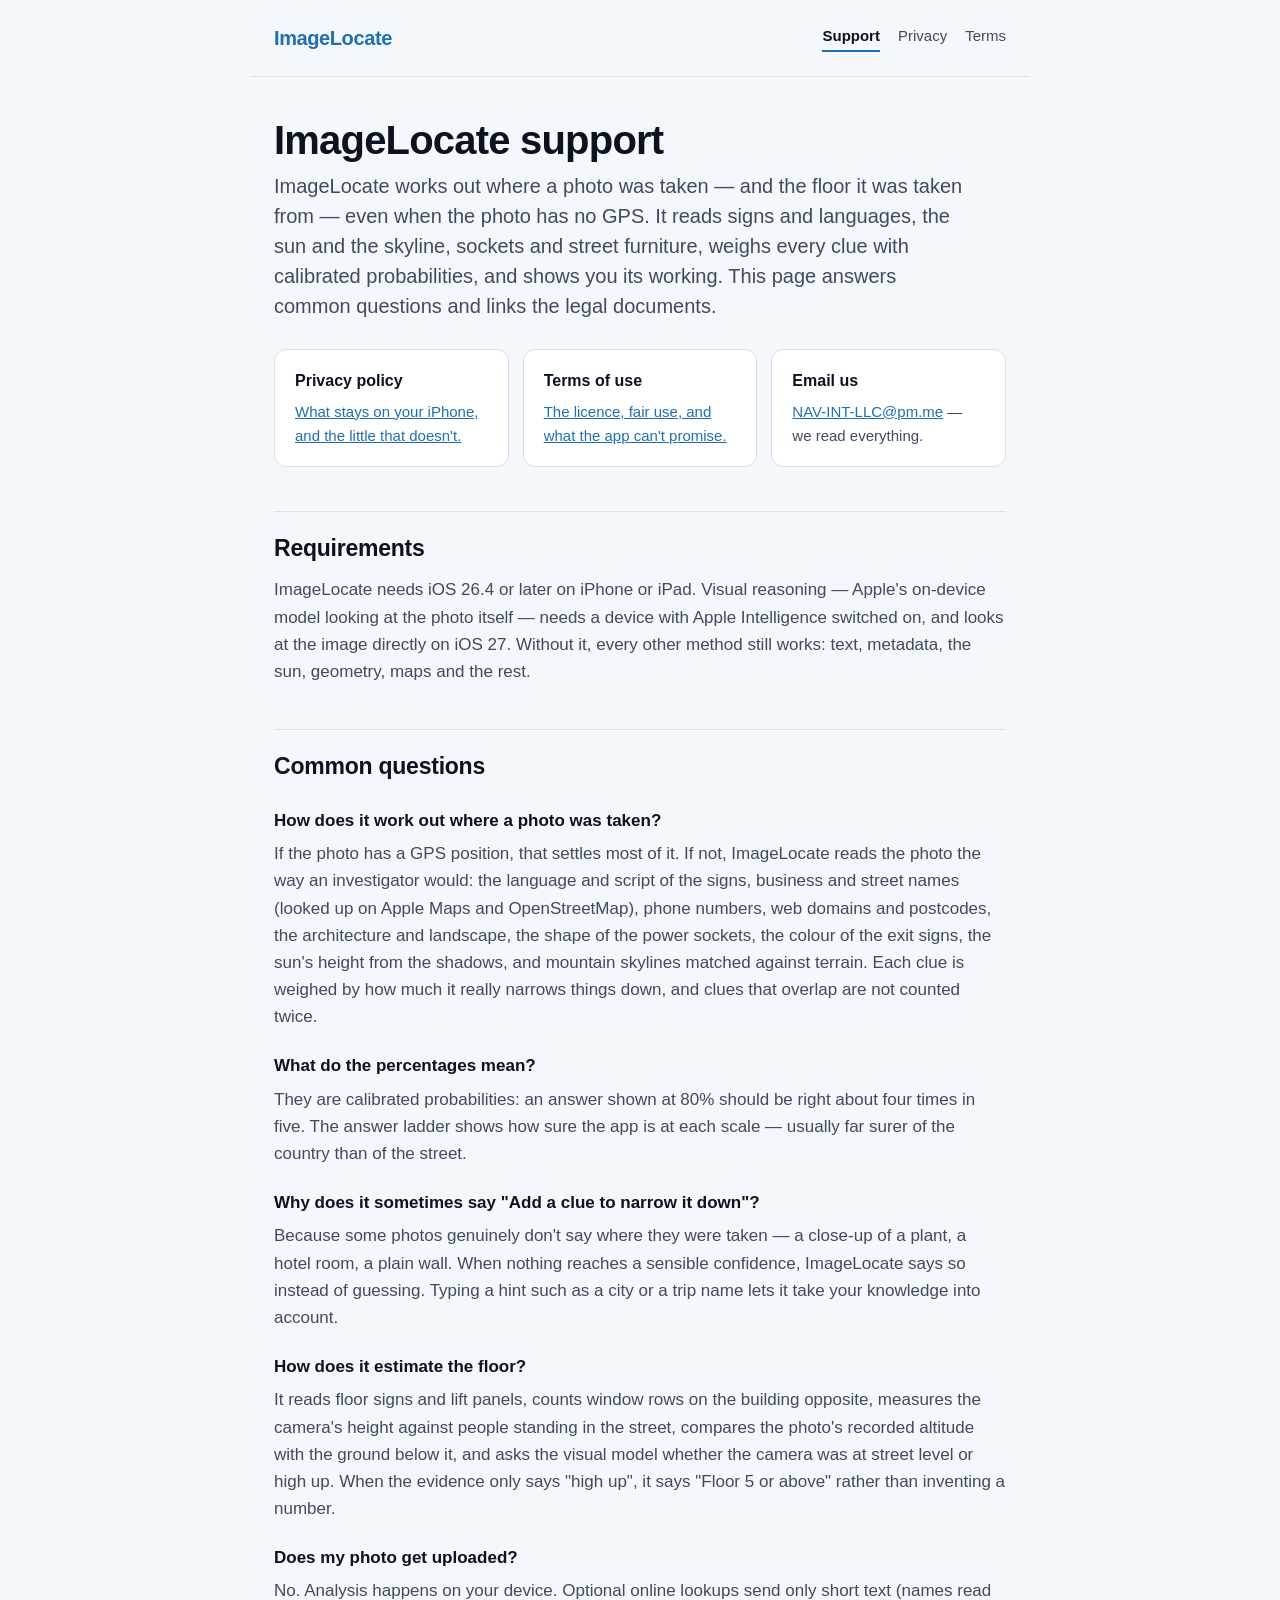
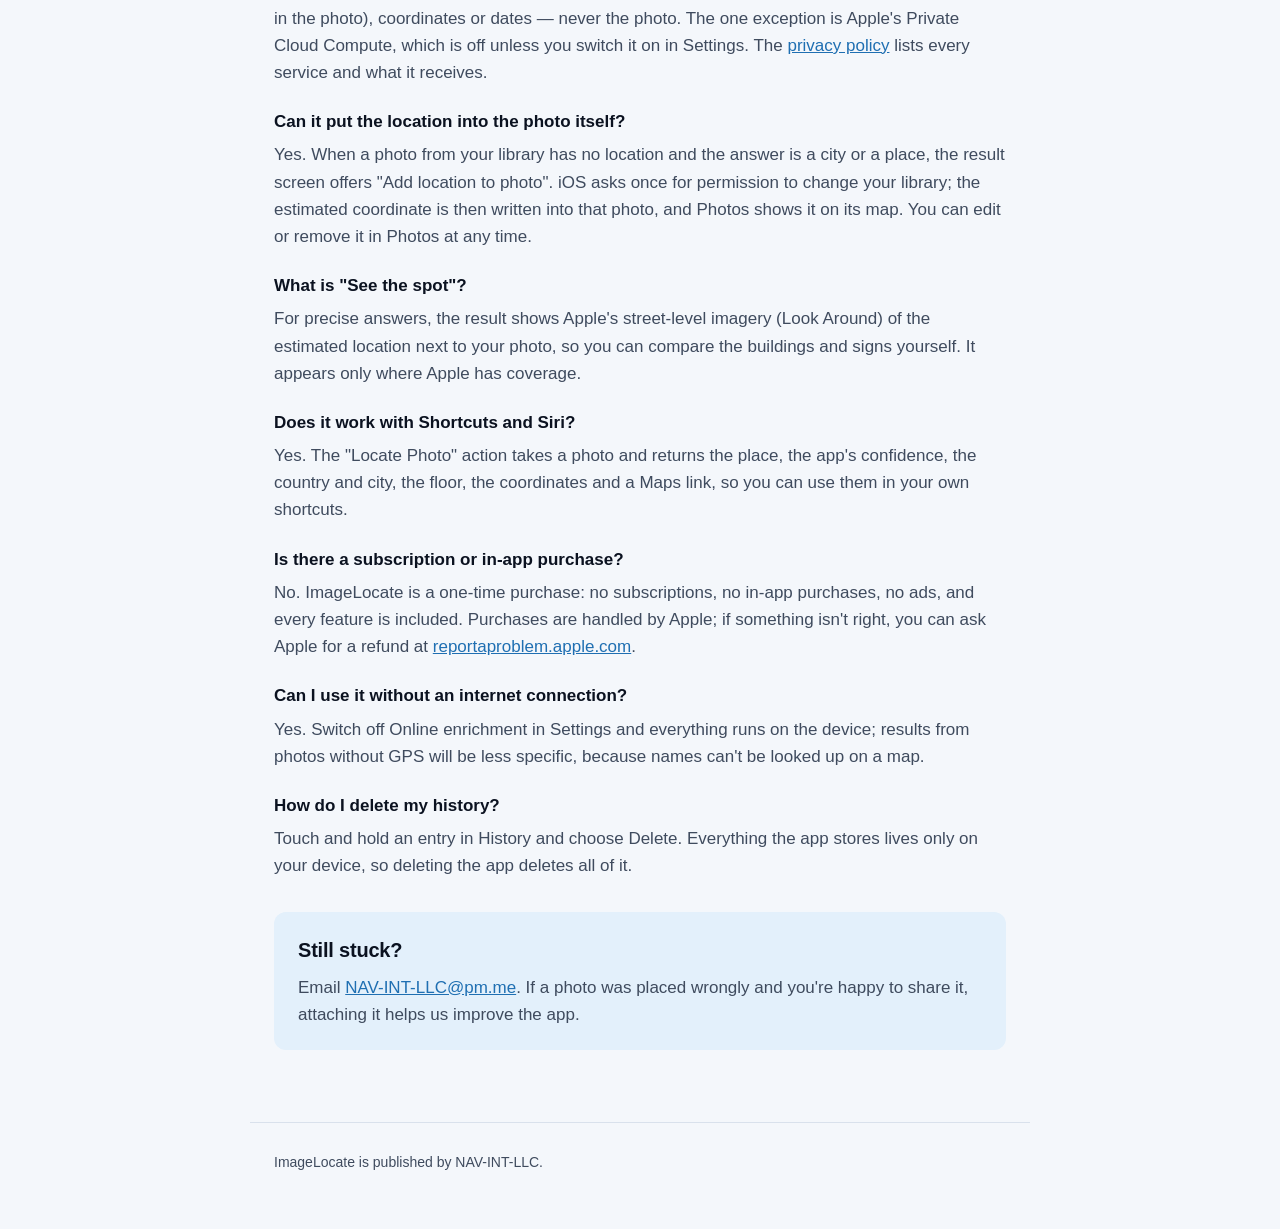
<file: index.html>
<!doctype html>
<html lang="en">
<head>
<meta charset="utf-8">
<meta name="viewport" content="width=device-width, initial-scale=1">
<title>ImageLocate — Support</title>
<meta name="description" content="Support, privacy policy, and terms of use for ImageLocate, which works out where a photo was taken — and from which floor.">
<link rel="stylesheet" href="assets/imagelocate.css">
<link rel="icon" href="data:image/svg+xml,<svg xmlns='http://www.w3.org/2000/svg' viewBox='0 0 100 100'><text y='.9em' font-size='90'>&#128205;</text></svg>">
</head>
<body>
<header class="site">
  <a class="wordmark" href="index.html">ImageLocate</a>
  <nav>
    <a href="index.html" aria-current="page">Support</a>
    <a href="privacy.html">Privacy</a>
    <a href="terms.html">Terms</a>
  </nav>
</header>

<main class="doc">
  <h1>ImageLocate support</h1>
  <p class="lede">ImageLocate works out where a photo was taken — and the floor it was taken from — even when the photo has no GPS. It reads signs and languages, the sun and the skyline, sockets and street furniture, weighs every clue with calibrated probabilities, and shows you its working. This page answers common questions and links the legal documents.</p>

  <ul class="cards">
    <li>
      <h3>Privacy policy</h3>
      <p><a href="privacy.html">What stays on your iPhone, and the little that doesn't.</a></p>
    </li>
    <li>
      <h3>Terms of use</h3>
      <p><a href="terms.html">The licence, fair use, and what the app can't promise.</a></p>
    </li>
    <li>
      <h3>Email us</h3>
      <p><a href="mailto:NAV-INT-LLC@pm.me">NAV-INT-LLC@pm.me</a> — we read everything.</p>
    </li>
  </ul>

  <h2 id="requirements">Requirements</h2>
  <p>ImageLocate needs iOS 26.4 or later on iPhone or iPad. Visual reasoning — Apple's on-device model looking at the photo itself — needs a device with Apple Intelligence switched on, and looks at the image directly on iOS 27. Without it, every other method still works: text, metadata, the sun, geometry, maps and the rest.</p>

  <h2 id="faq">Common questions</h2>
  <dl class="faq">
    <dt>How does it work out where a photo was taken?</dt>
    <dd>If the photo has a GPS position, that settles most of it. If not, ImageLocate reads the photo the way an investigator would: the language and script of the signs, business and street names (looked up on Apple Maps and OpenStreetMap), phone numbers, web domains and postcodes, the architecture and landscape, the shape of the power sockets, the colour of the exit signs, the sun's height from the shadows, and mountain skylines matched against terrain. Each clue is weighed by how much it really narrows things down, and clues that overlap are not counted twice.</dd>

    <dt>What do the percentages mean?</dt>
    <dd>They are calibrated probabilities: an answer shown at 80% should be right about four times in five. The answer ladder shows how sure the app is at each scale — usually far surer of the country than of the street.</dd>

    <dt>Why does it sometimes say "Add a clue to narrow it down"?</dt>
    <dd>Because some photos genuinely don't say where they were taken — a close-up of a plant, a hotel room, a plain wall. When nothing reaches a sensible confidence, ImageLocate says so instead of guessing. Typing a hint such as a city or a trip name lets it take your knowledge into account.</dd>

    <dt>How does it estimate the floor?</dt>
    <dd>It reads floor signs and lift panels, counts window rows on the building opposite, measures the camera's height against people standing in the street, compares the photo's recorded altitude with the ground below it, and asks the visual model whether the camera was at street level or high up. When the evidence only says "high up", it says "Floor 5 or above" rather than inventing a number.</dd>

    <dt>Does my photo get uploaded?</dt>
    <dd>No. Analysis happens on your device. Optional online lookups send only short text (names read in the photo), coordinates or dates — never the photo. The one exception is Apple's Private Cloud Compute, which is off unless you switch it on in Settings. The <a href="privacy.html">privacy policy</a> lists every service and what it receives.</dd>

    <dt>Can it put the location into the photo itself?</dt>
    <dd>Yes. When a photo from your library has no location and the answer is a city or a place, the result screen offers "Add location to photo". iOS asks once for permission to change your library; the estimated coordinate is then written into that photo, and Photos shows it on its map. You can edit or remove it in Photos at any time.</dd>

    <dt>What is "See the spot"?</dt>
    <dd>For precise answers, the result shows Apple's street-level imagery (Look Around) of the estimated location next to your photo, so you can compare the buildings and signs yourself. It appears only where Apple has coverage.</dd>

    <dt>Does it work with Shortcuts and Siri?</dt>
    <dd>Yes. The "Locate Photo" action takes a photo and returns the place, the app's confidence, the country and city, the floor, the coordinates and a Maps link, so you can use them in your own shortcuts.</dd>

    <dt>Is there a subscription or in-app purchase?</dt>
    <dd>No. ImageLocate is a one-time purchase: no subscriptions, no in-app purchases, no ads, and every feature is included. Purchases are handled by Apple; if something isn't right, you can ask Apple for a refund at <a href="https://reportaproblem.apple.com" rel="noopener">reportaproblem.apple.com</a>.</dd>

    <dt>Can I use it without an internet connection?</dt>
    <dd>Yes. Switch off Online enrichment in Settings and everything runs on the device; results from photos without GPS will be less specific, because names can't be looked up on a map.</dd>

    <dt>How do I delete my history?</dt>
    <dd>Touch and hold an entry in History and choose Delete. Everything the app stores lives only on your device, so deleting the app deletes all of it.</dd>
  </dl>

  <div class="contact">
    <h2>Still stuck?</h2>
    <p>Email <a href="mailto:NAV-INT-LLC@pm.me">NAV-INT-LLC@pm.me</a>. If a photo was placed wrongly and you're happy to share it, attaching it helps us improve the app.</p>
  </div>
</main>

<footer class="site">
  <p>ImageLocate is published by NAV-INT-LLC.</p>
</footer>
</body>
</html>
</file>
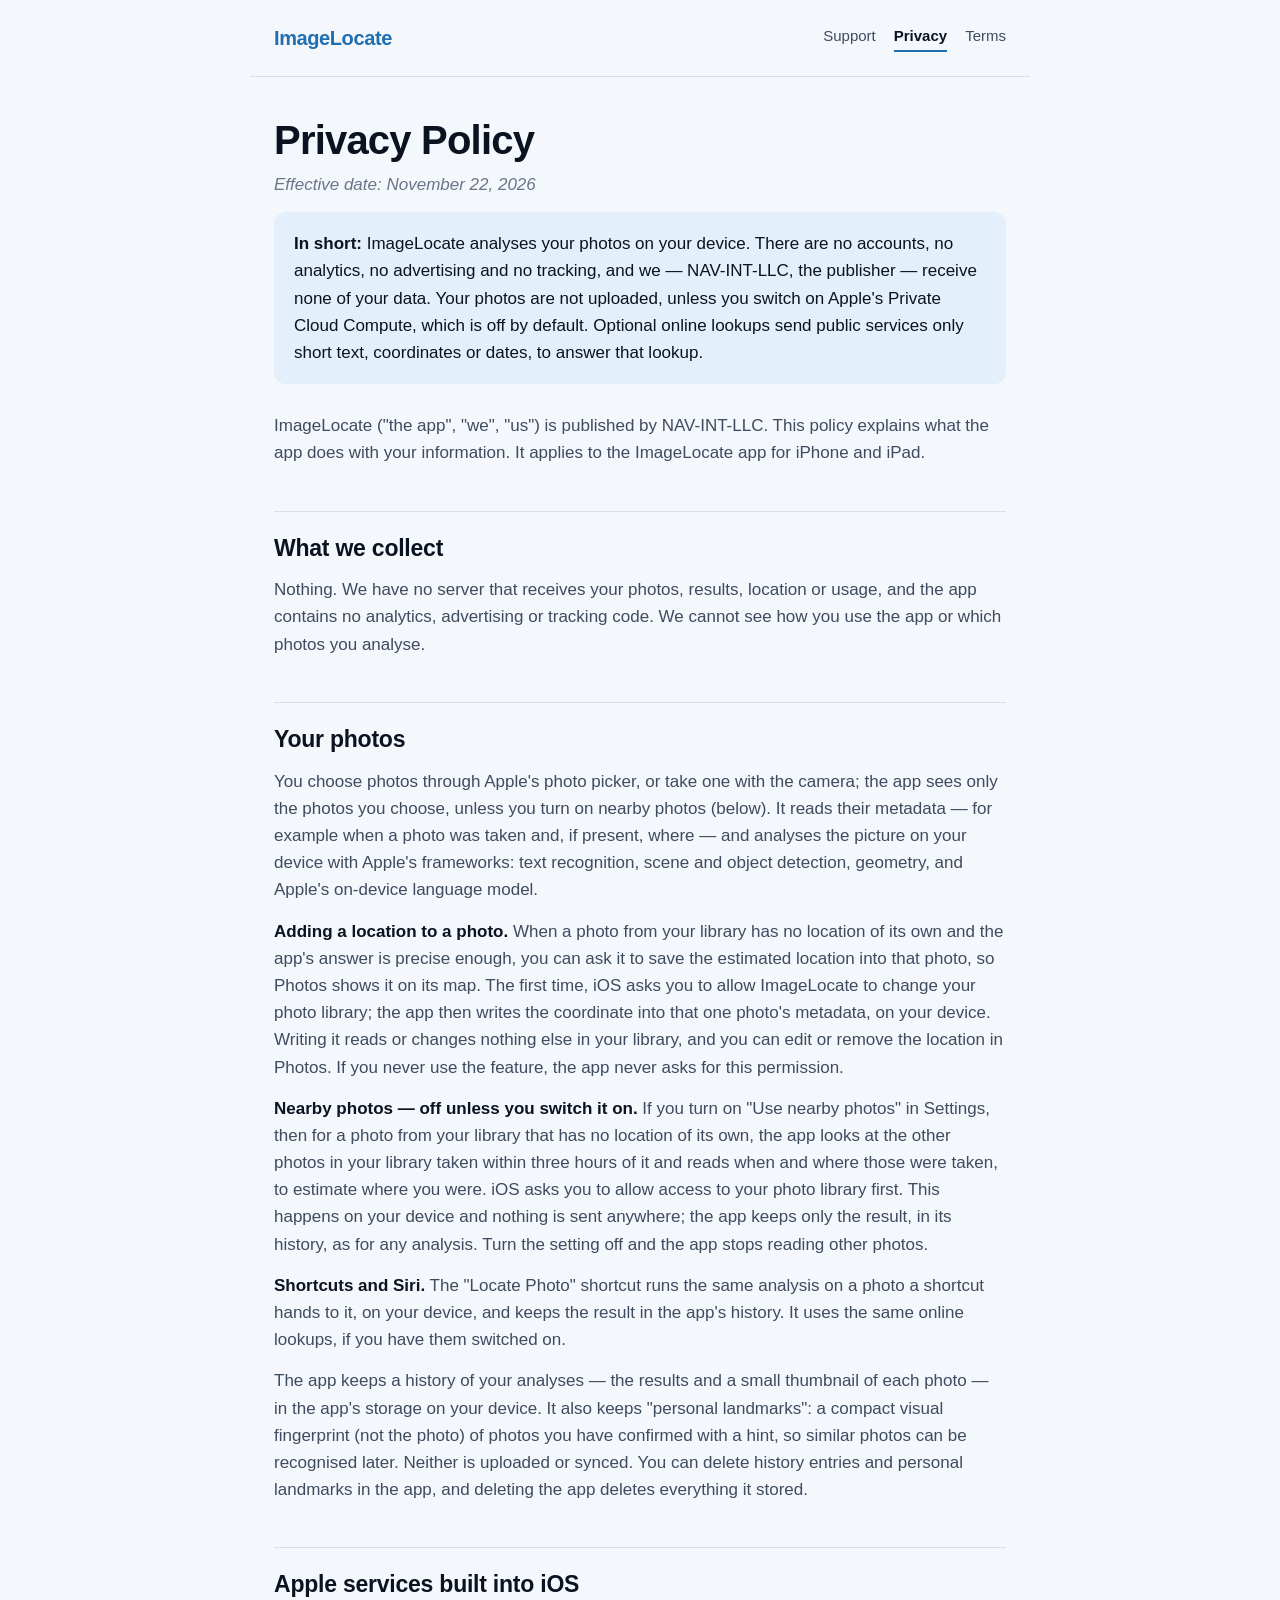
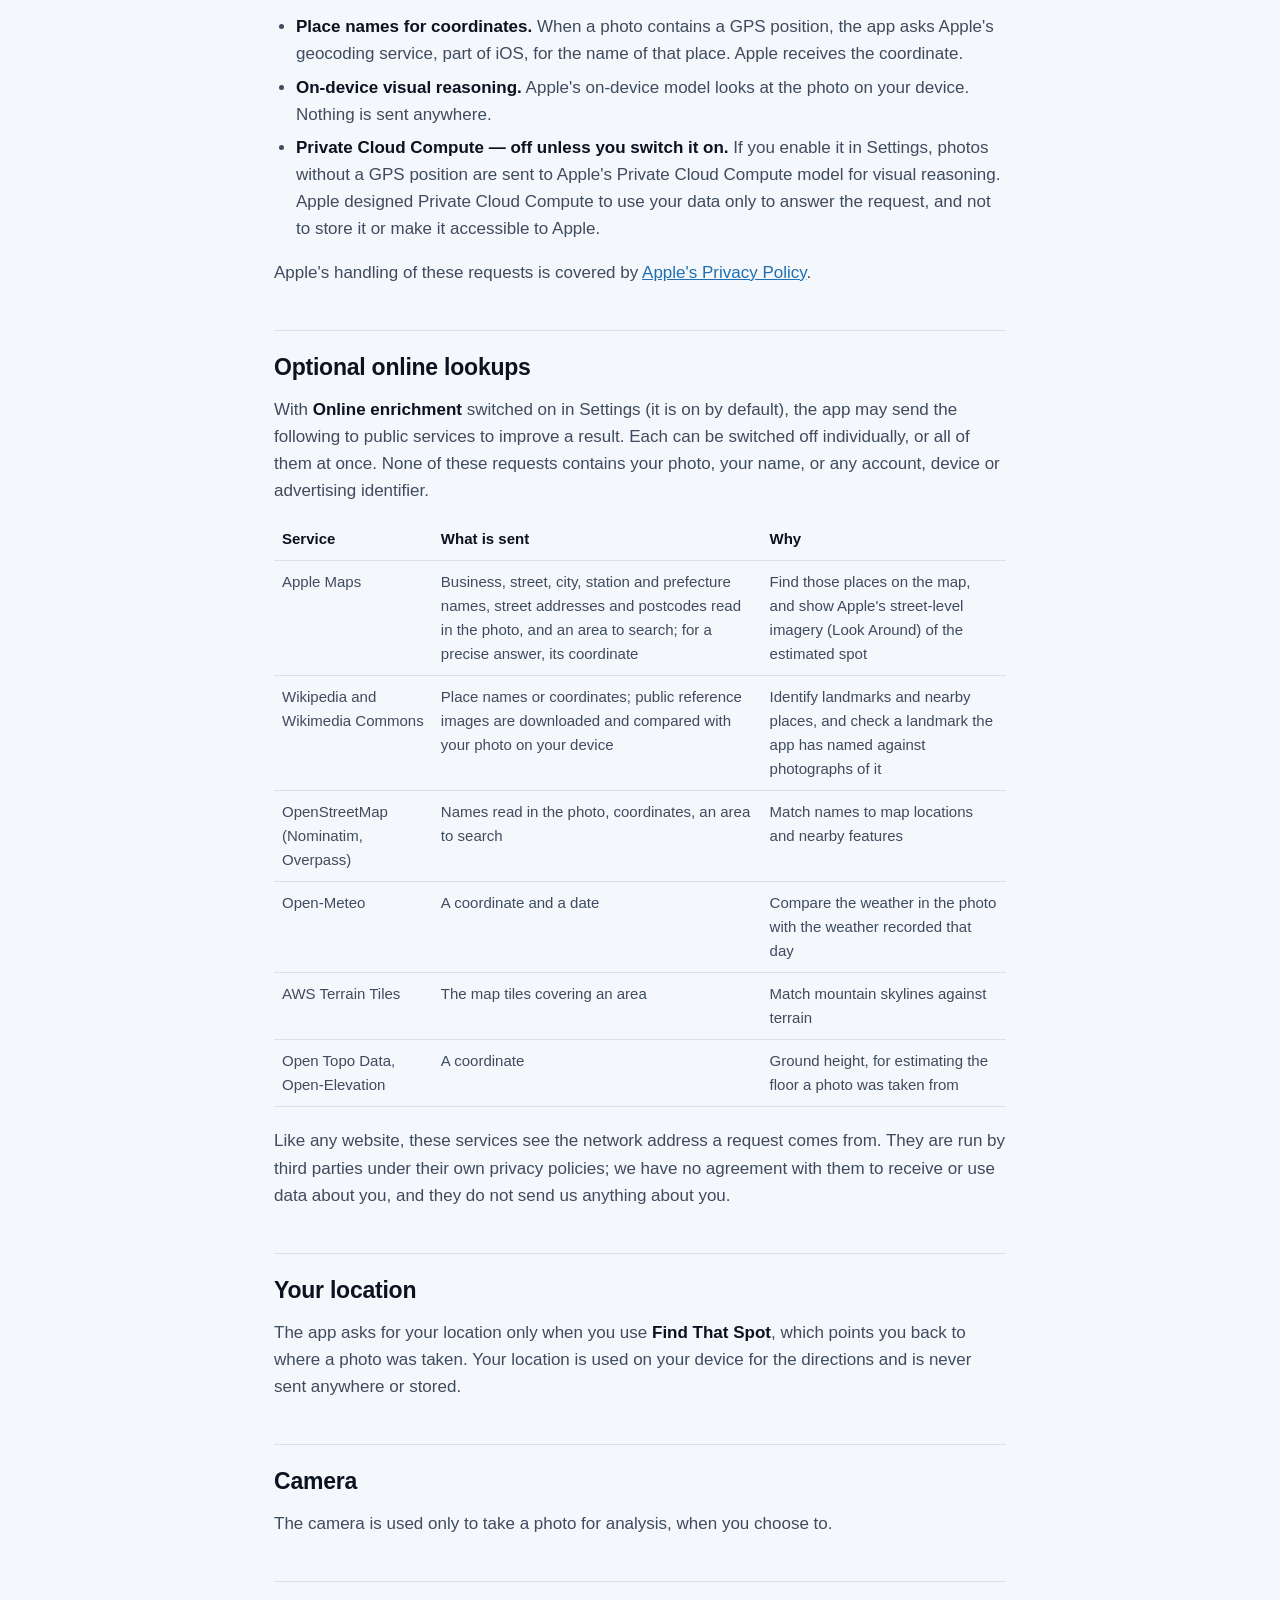
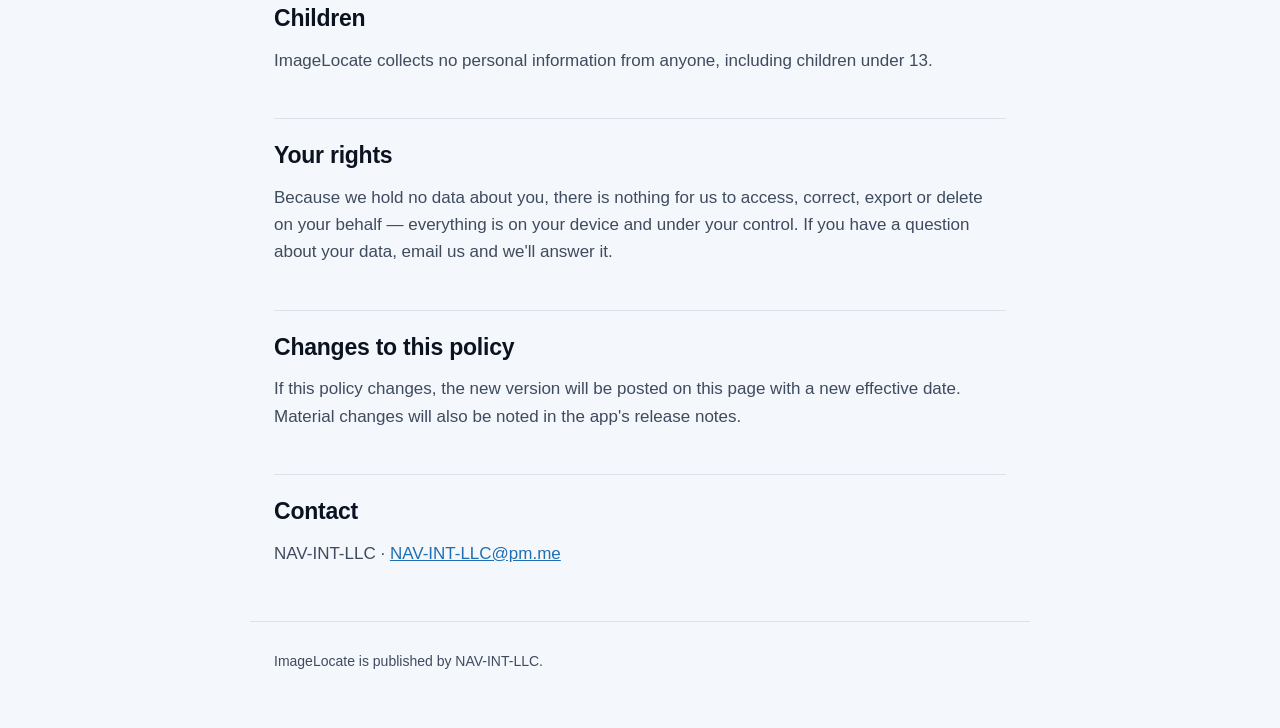
<file: privacy.html>
<!doctype html>
<html lang="en">
<head>
<meta charset="utf-8">
<meta name="viewport" content="width=device-width, initial-scale=1">
<title>ImageLocate — Privacy Policy</title>
<meta name="description" content="How ImageLocate handles your photos and data: analysis on your device, no accounts, no tracking.">
<link rel="stylesheet" href="assets/imagelocate.css">
<link rel="icon" href="data:image/svg+xml,<svg xmlns='http://www.w3.org/2000/svg' viewBox='0 0 100 100'><text y='.9em' font-size='90'>&#128205;</text></svg>">
</head>
<body>
<header class="site">
  <a class="wordmark" href="index.html">ImageLocate</a>
  <nav>
    <a href="index.html">Support</a>
    <a href="privacy.html" aria-current="page">Privacy</a>
    <a href="terms.html">Terms</a>
  </nav>
</header>

<main class="doc">
  <h1>Privacy Policy</h1>
  <p><em>Effective date: November 22, 2026</em></p>

  <p class="summary"><strong>In short:</strong> ImageLocate analyses your photos on your device. There are no accounts, no analytics, no advertising and no tracking, and we — NAV-INT-LLC, the publisher — receive none of your data. Your photos are not uploaded, unless you switch on Apple's Private Cloud Compute, which is off by default. Optional online lookups send public services only short text, coordinates or dates, to answer that lookup.</p>

  <p>ImageLocate ("the app", "we", "us") is published by NAV-INT-LLC. This policy explains what the app does with your information. It applies to the ImageLocate app for iPhone and iPad.</p>

  <h2>What we collect</h2>
  <p>Nothing. We have no server that receives your photos, results, location or usage, and the app contains no analytics, advertising or tracking code. We cannot see how you use the app or which photos you analyse.</p>

  <h2>Your photos</h2>
  <p>You choose photos through Apple's photo picker, or take one with the camera; the app sees only the photos you choose, unless you turn on nearby photos (below). It reads their metadata — for example when a photo was taken and, if present, where — and analyses the picture on your device with Apple's frameworks: text recognition, scene and object detection, geometry, and Apple's on-device language model.</p>
  <p><strong>Adding a location to a photo.</strong> When a photo from your library has no location of its own and the app's answer is precise enough, you can ask it to save the estimated location into that photo, so Photos shows it on its map. The first time, iOS asks you to allow ImageLocate to change your photo library; the app then writes the coordinate into that one photo's metadata, on your device. Writing it reads or changes nothing else in your library, and you can edit or remove the location in Photos. If you never use the feature, the app never asks for this permission.</p>
  <p><strong>Nearby photos — off unless you switch it on.</strong> If you turn on "Use nearby photos" in Settings, then for a photo from your library that has no location of its own, the app looks at the other photos in your library taken within three hours of it and reads when and where those were taken, to estimate where you were. iOS asks you to allow access to your photo library first. This happens on your device and nothing is sent anywhere; the app keeps only the result, in its history, as for any analysis. Turn the setting off and the app stops reading other photos.</p>
  <p><strong>Shortcuts and Siri.</strong> The "Locate Photo" shortcut runs the same analysis on a photo a shortcut hands to it, on your device, and keeps the result in the app's history. It uses the same online lookups, if you have them switched on.</p>
  <p>The app keeps a history of your analyses — the results and a small thumbnail of each photo — in the app's storage on your device. It also keeps "personal landmarks": a compact visual fingerprint (not the photo) of photos you have confirmed with a hint, so similar photos can be recognised later. Neither is uploaded or synced. You can delete history entries and personal landmarks in the app, and deleting the app deletes everything it stored.</p>

  <h2>Apple services built into iOS</h2>
  <ul>
    <li><strong>Place names for coordinates.</strong> When a photo contains a GPS position, the app asks Apple's geocoding service, part of iOS, for the name of that place. Apple receives the coordinate.</li>
    <li><strong>On-device visual reasoning.</strong> Apple's on-device model looks at the photo on your device. Nothing is sent anywhere.</li>
    <li><strong>Private Cloud Compute — off unless you switch it on.</strong> If you enable it in Settings, photos without a GPS position are sent to Apple's Private Cloud Compute model for visual reasoning. Apple designed Private Cloud Compute to use your data only to answer the request, and not to store it or make it accessible to Apple.</li>
  </ul>
  <p>Apple's handling of these requests is covered by <a href="https://www.apple.com/legal/privacy/" rel="noopener">Apple's Privacy Policy</a>.</p>

  <h2>Optional online lookups</h2>
  <p>With <strong>Online enrichment</strong> switched on in Settings (it is on by default), the app may send the following to public services to improve a result. Each can be switched off individually, or all of them at once. None of these requests contains your photo, your name, or any account, device or advertising identifier.</p>
  <table>
    <tr><th>Service</th><th>What is sent</th><th>Why</th></tr>
    <tr><td>Apple Maps</td><td>Business, street, city, station and prefecture names, street addresses and postcodes read in the photo, and an area to search; for a precise answer, its coordinate</td><td>Find those places on the map, and show Apple's street-level imagery (Look Around) of the estimated spot</td></tr>
    <tr><td>Wikipedia and Wikimedia Commons</td><td>Place names or coordinates; public reference images are downloaded and compared with your photo on your device</td><td>Identify landmarks and nearby places, and check a landmark the app has named against photographs of it</td></tr>
    <tr><td>OpenStreetMap (Nominatim, Overpass)</td><td>Names read in the photo, coordinates, an area to search</td><td>Match names to map locations and nearby features</td></tr>
    <tr><td>Open-Meteo</td><td>A coordinate and a date</td><td>Compare the weather in the photo with the weather recorded that day</td></tr>
    <tr><td>AWS Terrain Tiles</td><td>The map tiles covering an area</td><td>Match mountain skylines against terrain</td></tr>
    <tr><td>Open Topo Data, Open-Elevation</td><td>A coordinate</td><td>Ground height, for estimating the floor a photo was taken from</td></tr>
  </table>
  <p>Like any website, these services see the network address a request comes from. They are run by third parties under their own privacy policies; we have no agreement with them to receive or use data about you, and they do not send us anything about you.</p>

  <h2>Your location</h2>
  <p>The app asks for your location only when you use <strong>Find That Spot</strong>, which points you back to where a photo was taken. Your location is used on your device for the directions and is never sent anywhere or stored.</p>

  <h2>Camera</h2>
  <p>The camera is used only to take a photo for analysis, when you choose to.</p>

  <h2>Children</h2>
  <p>ImageLocate collects no personal information from anyone, including children under 13.</p>

  <h2>Your rights</h2>
  <p>Because we hold no data about you, there is nothing for us to access, correct, export or delete on your behalf — everything is on your device and under your control. If you have a question about your data, email us and we'll answer it.</p>

  <h2>Changes to this policy</h2>
  <p>If this policy changes, the new version will be posted on this page with a new effective date. Material changes will also be noted in the app's release notes.</p>

  <h2>Contact</h2>
  <p>NAV-INT-LLC · <a href="mailto:NAV-INT-LLC@pm.me">NAV-INT-LLC@pm.me</a></p>
</main>

<footer class="site">
  <p>ImageLocate is published by NAV-INT-LLC.</p>
</footer>
</body>
</html>
</file>
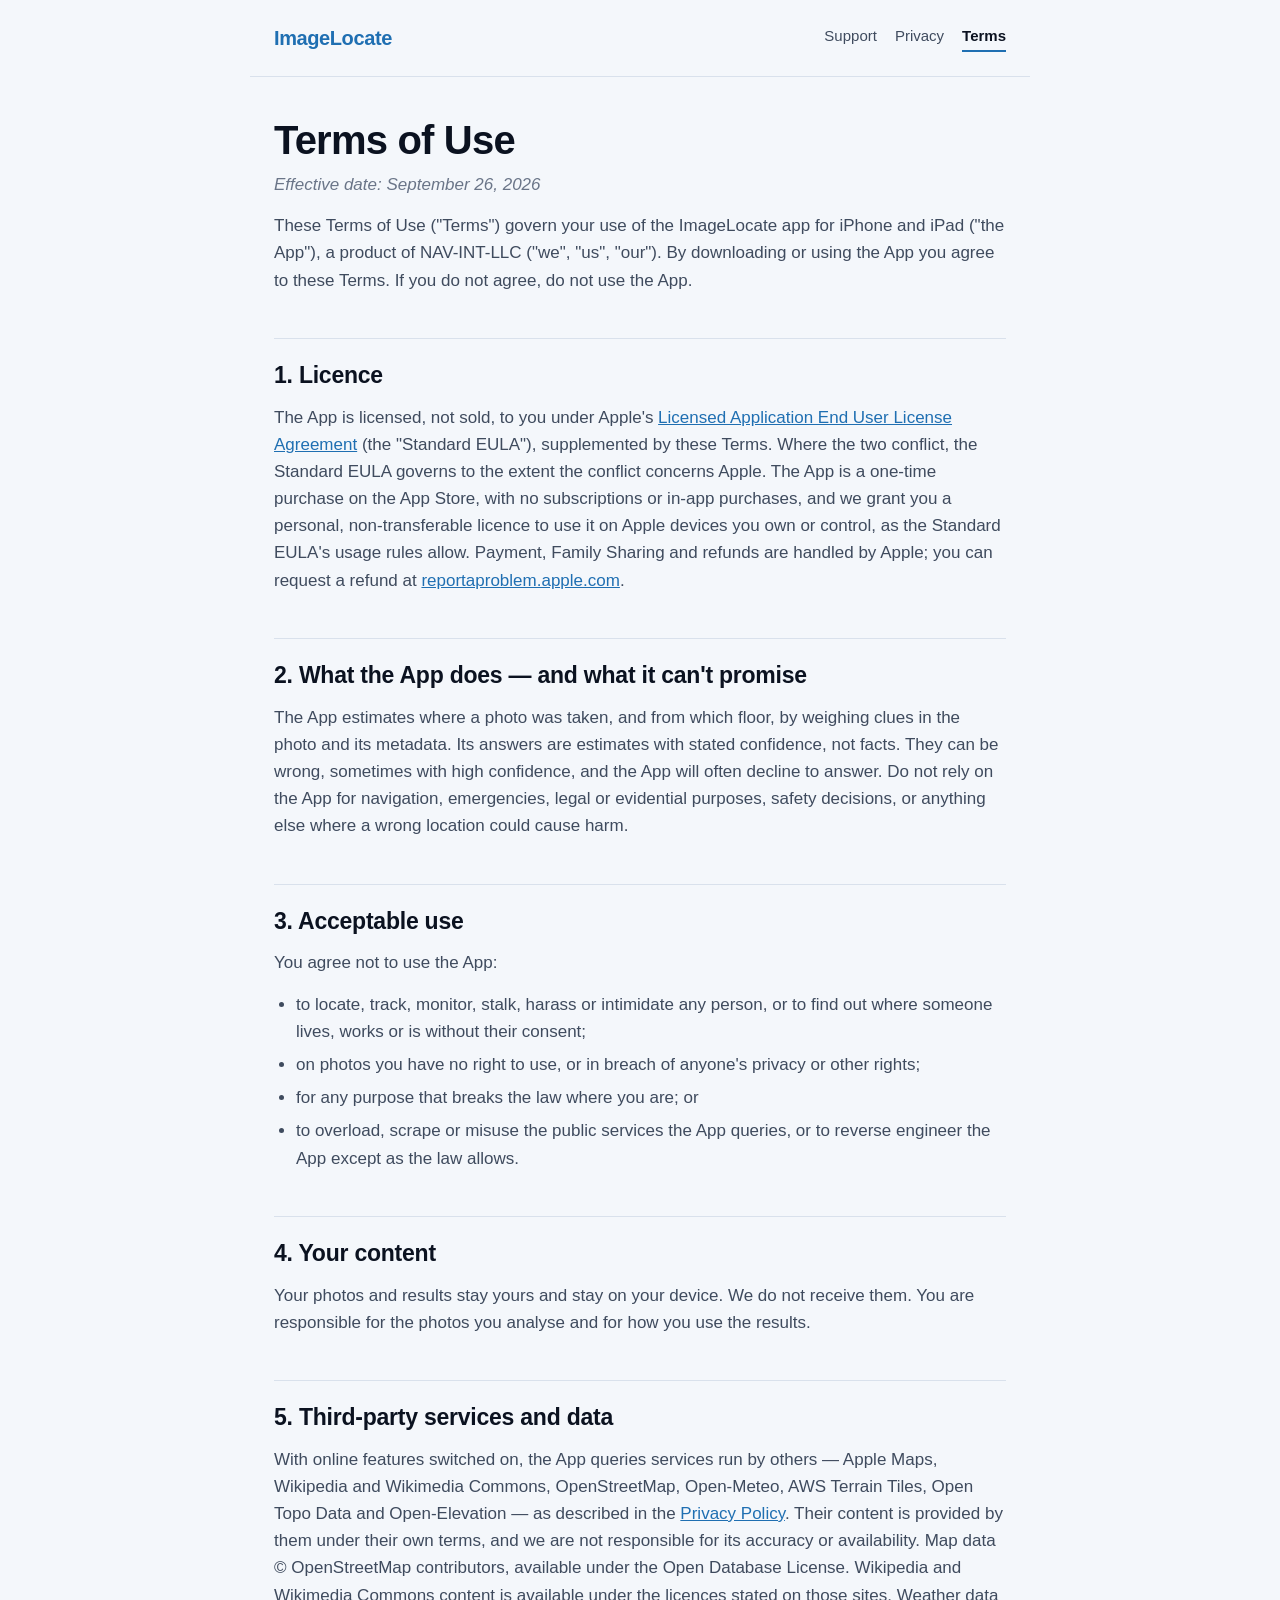
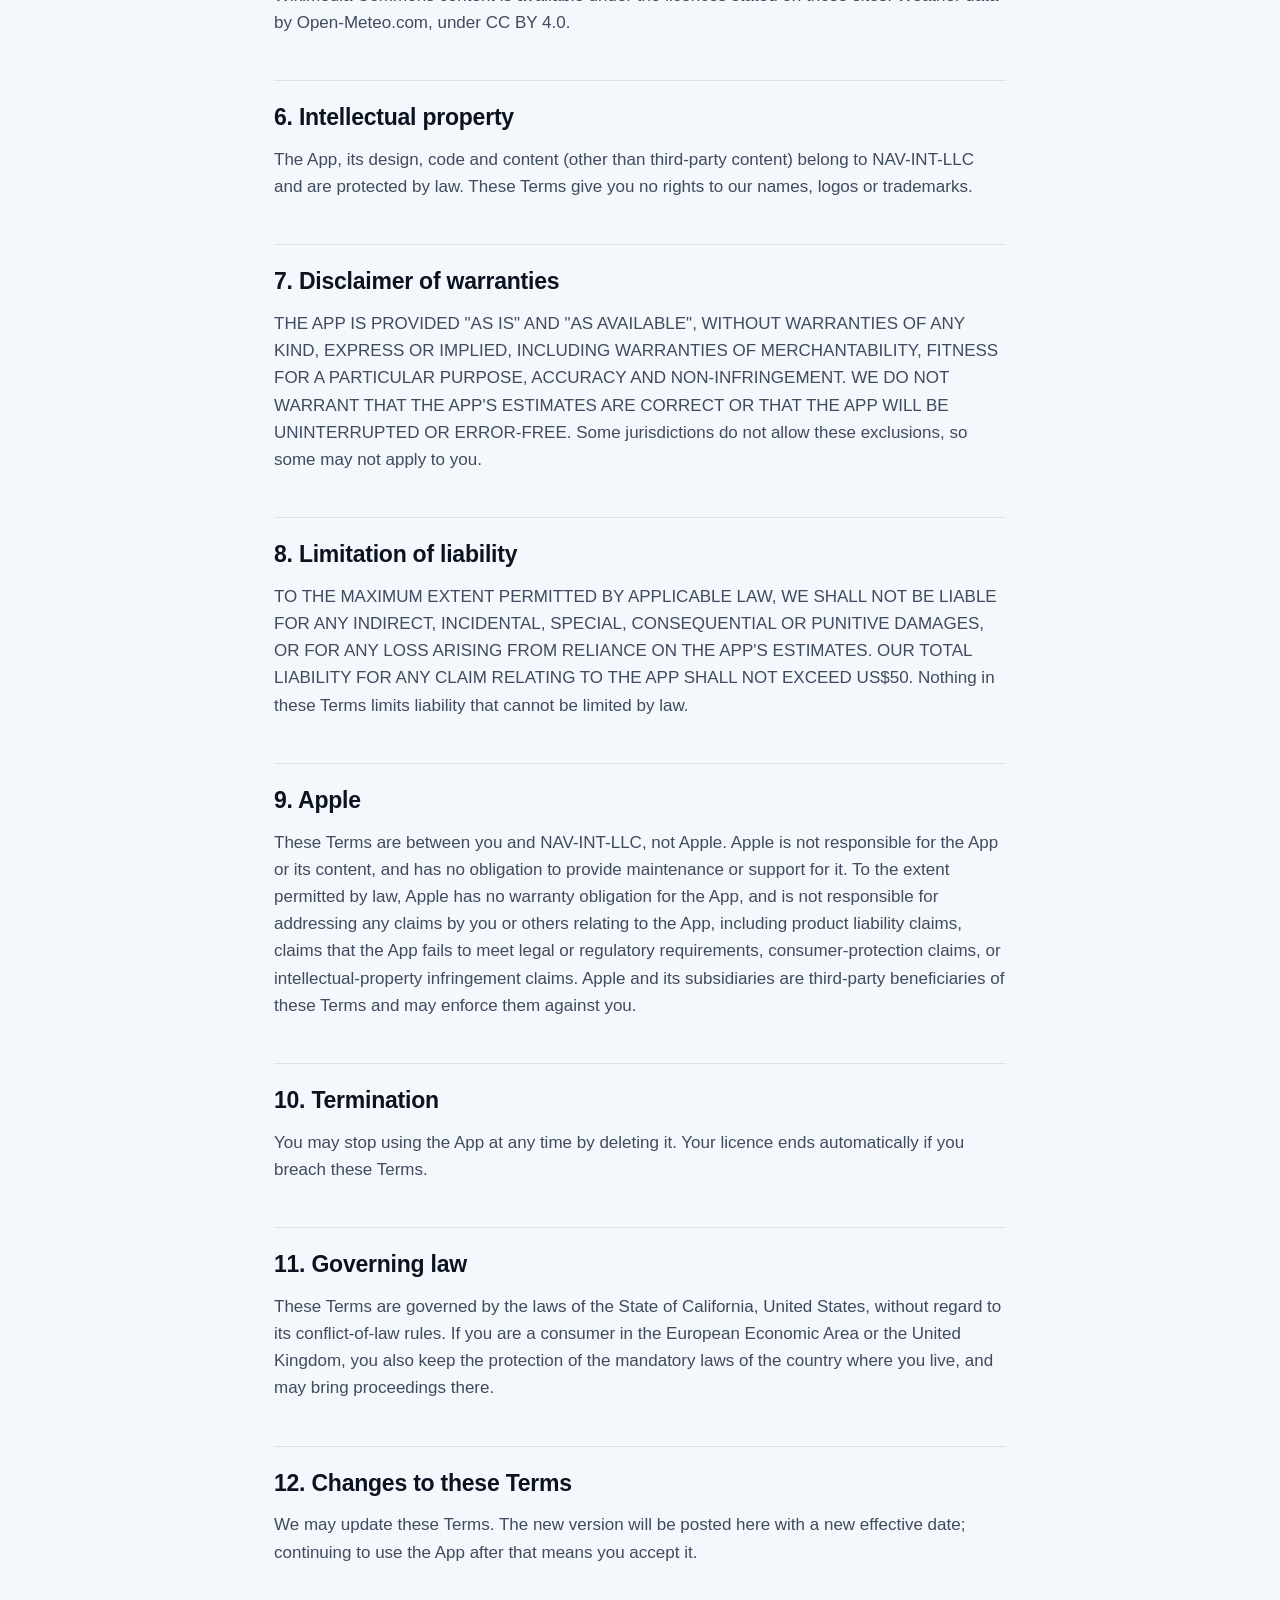
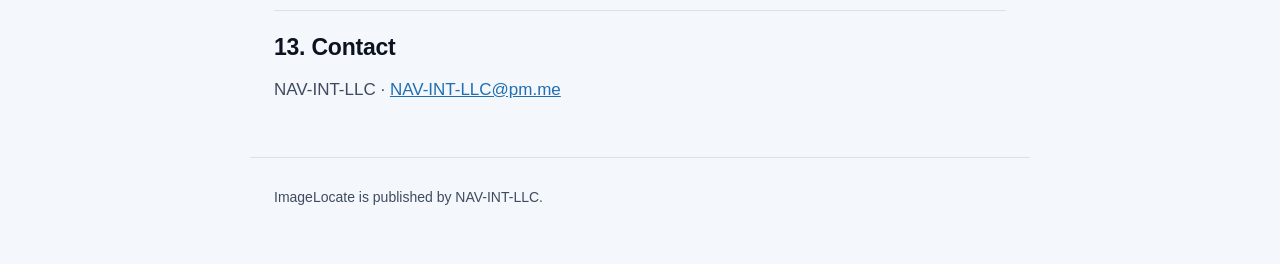
<file: terms.html>
<!doctype html>
<html lang="en">
<head>
<meta charset="utf-8">
<meta name="viewport" content="width=device-width, initial-scale=1">
<title>ImageLocate — Terms of Use</title>
<meta name="description" content="Terms of use for the ImageLocate app.">
<link rel="stylesheet" href="assets/imagelocate.css">
<link rel="icon" href="data:image/svg+xml,<svg xmlns='http://www.w3.org/2000/svg' viewBox='0 0 100 100'><text y='.9em' font-size='90'>&#128205;</text></svg>">
</head>
<body>
<header class="site">
  <a class="wordmark" href="index.html">ImageLocate</a>
  <nav>
    <a href="index.html">Support</a>
    <a href="privacy.html">Privacy</a>
    <a href="terms.html" aria-current="page">Terms</a>
  </nav>
</header>

<main class="doc">
  <h1>Terms of Use</h1>
  <p><em>Effective date: September 26, 2026</em></p>

  <p>These Terms of Use ("Terms") govern your use of the ImageLocate app for iPhone and iPad ("the App"), a product of NAV-INT-LLC ("we", "us", "our"). By downloading or using the App you agree to these Terms. If you do not agree, do not use the App.</p>

  <h2>1. Licence</h2>
  <p>The App is licensed, not sold, to you under Apple's <a href="https://www.apple.com/legal/internet-services/itunes/dev/stdeula/" rel="noopener">Licensed Application End User License Agreement</a> (the "Standard EULA"), supplemented by these Terms. Where the two conflict, the Standard EULA governs to the extent the conflict concerns Apple. The App is a one-time purchase on the App Store, with no subscriptions or in-app purchases, and we grant you a personal, non-transferable licence to use it on Apple devices you own or control, as the Standard EULA's usage rules allow. Payment, Family Sharing and refunds are handled by Apple; you can request a refund at <a href="https://reportaproblem.apple.com" rel="noopener">reportaproblem.apple.com</a>.</p>

  <h2>2. What the App does — and what it can't promise</h2>
  <p>The App estimates where a photo was taken, and from which floor, by weighing clues in the photo and its metadata. Its answers are estimates with stated confidence, not facts. They can be wrong, sometimes with high confidence, and the App will often decline to answer. Do not rely on the App for navigation, emergencies, legal or evidential purposes, safety decisions, or anything else where a wrong location could cause harm.</p>

  <h2>3. Acceptable use</h2>
  <p>You agree not to use the App:</p>
  <ul>
    <li>to locate, track, monitor, stalk, harass or intimidate any person, or to find out where someone lives, works or is without their consent;</li>
    <li>on photos you have no right to use, or in breach of anyone's privacy or other rights;</li>
    <li>for any purpose that breaks the law where you are; or</li>
    <li>to overload, scrape or misuse the public services the App queries, or to reverse engineer the App except as the law allows.</li>
  </ul>

  <h2>4. Your content</h2>
  <p>Your photos and results stay yours and stay on your device. We do not receive them. You are responsible for the photos you analyse and for how you use the results.</p>

  <h2>5. Third-party services and data</h2>
  <p>With online features switched on, the App queries services run by others — Apple Maps, Wikipedia and Wikimedia Commons, OpenStreetMap, Open-Meteo, AWS Terrain Tiles, Open Topo Data and Open-Elevation — as described in the <a href="privacy.html">Privacy Policy</a>. Their content is provided by them under their own terms, and we are not responsible for its accuracy or availability. Map data © OpenStreetMap contributors, available under the Open Database License. Wikipedia and Wikimedia Commons content is available under the licences stated on those sites. Weather data by Open-Meteo.com, under CC BY 4.0.</p>

  <h2>6. Intellectual property</h2>
  <p>The App, its design, code and content (other than third-party content) belong to NAV-INT-LLC and are protected by law. These Terms give you no rights to our names, logos or trademarks.</p>

  <h2>7. Disclaimer of warranties</h2>
  <p>THE APP IS PROVIDED "AS IS" AND "AS AVAILABLE", WITHOUT WARRANTIES OF ANY KIND, EXPRESS OR IMPLIED, INCLUDING WARRANTIES OF MERCHANTABILITY, FITNESS FOR A PARTICULAR PURPOSE, ACCURACY AND NON-INFRINGEMENT. WE DO NOT WARRANT THAT THE APP'S ESTIMATES ARE CORRECT OR THAT THE APP WILL BE UNINTERRUPTED OR ERROR-FREE. Some jurisdictions do not allow these exclusions, so some may not apply to you.</p>

  <h2>8. Limitation of liability</h2>
  <p>TO THE MAXIMUM EXTENT PERMITTED BY APPLICABLE LAW, WE SHALL NOT BE LIABLE FOR ANY INDIRECT, INCIDENTAL, SPECIAL, CONSEQUENTIAL OR PUNITIVE DAMAGES, OR FOR ANY LOSS ARISING FROM RELIANCE ON THE APP'S ESTIMATES. OUR TOTAL LIABILITY FOR ANY CLAIM RELATING TO THE APP SHALL NOT EXCEED US$50. Nothing in these Terms limits liability that cannot be limited by law.</p>

  <h2>9. Apple</h2>
  <p>These Terms are between you and NAV-INT-LLC, not Apple. Apple is not responsible for the App or its content, and has no obligation to provide maintenance or support for it. To the extent permitted by law, Apple has no warranty obligation for the App, and is not responsible for addressing any claims by you or others relating to the App, including product liability claims, claims that the App fails to meet legal or regulatory requirements, consumer-protection claims, or intellectual-property infringement claims. Apple and its subsidiaries are third-party beneficiaries of these Terms and may enforce them against you.</p>

  <h2>10. Termination</h2>
  <p>You may stop using the App at any time by deleting it. Your licence ends automatically if you breach these Terms.</p>

  <h2>11. Governing law</h2>
  <p>These Terms are governed by the laws of the State of California, United States, without regard to its conflict-of-law rules. If you are a consumer in the European Economic Area or the United Kingdom, you also keep the protection of the mandatory laws of the country where you live, and may bring proceedings there.</p>

  <h2>12. Changes to these Terms</h2>
  <p>We may update these Terms. The new version will be posted here with a new effective date; continuing to use the App after that means you accept it.</p>

  <h2>13. Contact</h2>
  <p>NAV-INT-LLC · <a href="mailto:NAV-INT-LLC@pm.me">NAV-INT-LLC@pm.me</a></p>
</main>

<footer class="site">
  <p>ImageLocate is published by NAV-INT-LLC.</p>
</footer>
</body>
</html>
</file>
<file: assets/imagelocate.css>
/* ImageLocate public docs — palette lifted from AppTheme.swift so the site and the app agree. */

:root {
  --ground: #F4F7FB;
  --surface: #FFFFFF;
  --ink: #0B1220;
  --ink-2: #3F4B5E;
  --ink-3: #6A7588;
  --rule: #D9E1EC;
  --accent: #1F6FB2;
  --accent-soft: #E3F0FB;
}

@media (prefers-color-scheme: dark) {
  :root {
    --ground: #0A0D19;
    --surface: #121729;
    --ink: #E8EEF8;
    --ink-2: #A9B6CA;
    --ink-3: #7C889C;
    --rule: #222A40;
    --accent: #73C7FF;
    --accent-soft: #14253A;
  }
}

* { box-sizing: border-box; }

body {
  margin: 0;
  background: var(--ground);
  color: var(--ink);
  font: 17px/1.6 -apple-system, BlinkMacSystemFont, "Segoe UI", Roboto, Helvetica, Arial, sans-serif;
  -webkit-text-size-adjust: 100%;
}

/* ---------- chrome ---------- */

header.site {
  display: flex;
  align-items: center;
  justify-content: space-between;
  gap: 20px;
  flex-wrap: wrap;
  max-width: 780px;
  margin: 0 auto;
  padding: 22px 24px;
  border-bottom: 1px solid var(--rule);
}

.wordmark {
  font-size: 20px;
  font-weight: 700;
  letter-spacing: -.02em;
  color: var(--accent);
  text-decoration: none;
}

header.site nav {
  display: flex;
  gap: 18px;
  font-size: 15px;
}

header.site nav a {
  color: var(--ink-2);
  text-decoration: none;
  padding-bottom: 2px;
  border-bottom: 2px solid transparent;
}

header.site nav a:hover { color: var(--accent); }
header.site nav a[aria-current="page"] {
  color: var(--ink);
  border-bottom-color: var(--accent);
  font-weight: 600;
}

footer.site {
  max-width: 780px;
  margin: 0 auto;
  padding: 28px 24px 56px;
  border-top: 1px solid var(--rule);
  color: var(--ink-3);
  font-size: 14px;
}

footer.site p { margin: 0; }

/* ---------- documents ---------- */

main {
  max-width: 780px;
  margin: 0 auto;
  padding: 8px 24px 40px;
}

h1 {
  font-size: clamp(30px, 5vw, 40px);
  line-height: 1.15;
  letter-spacing: -.02em;
  margin: 32px 0 8px;
  text-wrap: balance;
}

h2 {
  font-size: 23px;
  letter-spacing: -.01em;
  margin: 44px 0 10px;
  padding-top: 18px;
  border-top: 1px solid var(--rule);
  text-wrap: balance;
}

h3 {
  font-size: 18px;
  margin: 26px 0 6px;
  color: var(--ink);
}

p, li { color: var(--ink-2); }
p { margin: 0 0 14px; }

.doc > p:first-of-type { color: var(--ink-2); }

ul { margin: 0 0 16px; padding-left: 22px; }
li { margin-bottom: 6px; }

a { color: var(--accent); }
a:hover { text-decoration: none; }

strong { color: var(--ink); font-weight: 600; }

code {
  font-family: ui-monospace, SFMono-Regular, Menlo, monospace;
  font-size: .88em;
  background: var(--accent-soft);
  color: var(--accent);
  padding: 1px 5px;
  border-radius: 4px;
}

hr {
  border: 0;
  border-top: 1px solid var(--rule);
  margin: 36px 0 24px;
}

em { color: var(--ink-3); }

/* ---------- landing page ---------- */

.lede {
  font-size: 20px;
  line-height: 1.5;
  color: var(--ink-2);
  margin: 0 0 28px;
  max-width: 62ch;
}

.cards {
  display: grid;
  grid-template-columns: repeat(auto-fit, minmax(230px, 1fr));
  gap: 14px;
  margin: 0 0 36px;
  padding: 0;
  list-style: none;
}

.cards li {
  background: var(--surface);
  border: 1px solid var(--rule);
  border-radius: 12px;
  padding: 18px 20px;
  margin: 0;
}

.cards h3 { margin: 0 0 6px; font-size: 16px; }
.cards p { margin: 0; font-size: 15px; }

dl.faq { margin: 0 0 32px; }
dl.faq dt {
  font-weight: 600;
  color: var(--ink);
  margin-top: 22px;
}
dl.faq dd { margin: 6px 0 0; color: var(--ink-2); }

.contact {
  background: var(--accent-soft);
  border-radius: 12px;
  padding: 22px 24px;
  margin: 32px 0;
}
.contact h2 {
  border: 0;
  margin: 0 0 8px;
  padding: 0;
  font-size: 20px;
}
.contact p { margin: 0; }

/* ---------- tables ---------- */

table {
  width: 100%;
  border-collapse: collapse;
  font-size: 15px;
  margin: 8px 0 20px;
}
th, td {
  text-align: left;
  vertical-align: top;
  padding: 9px 8px;
  border-bottom: 1px solid var(--rule);
  color: var(--ink-2);
}
th { color: var(--ink); font-weight: 600; }

.summary {
  background: var(--accent-soft);
  border-radius: 12px;
  padding: 18px 20px;
  margin: 8px 0 28px;
  color: var(--ink);
}
</file>
